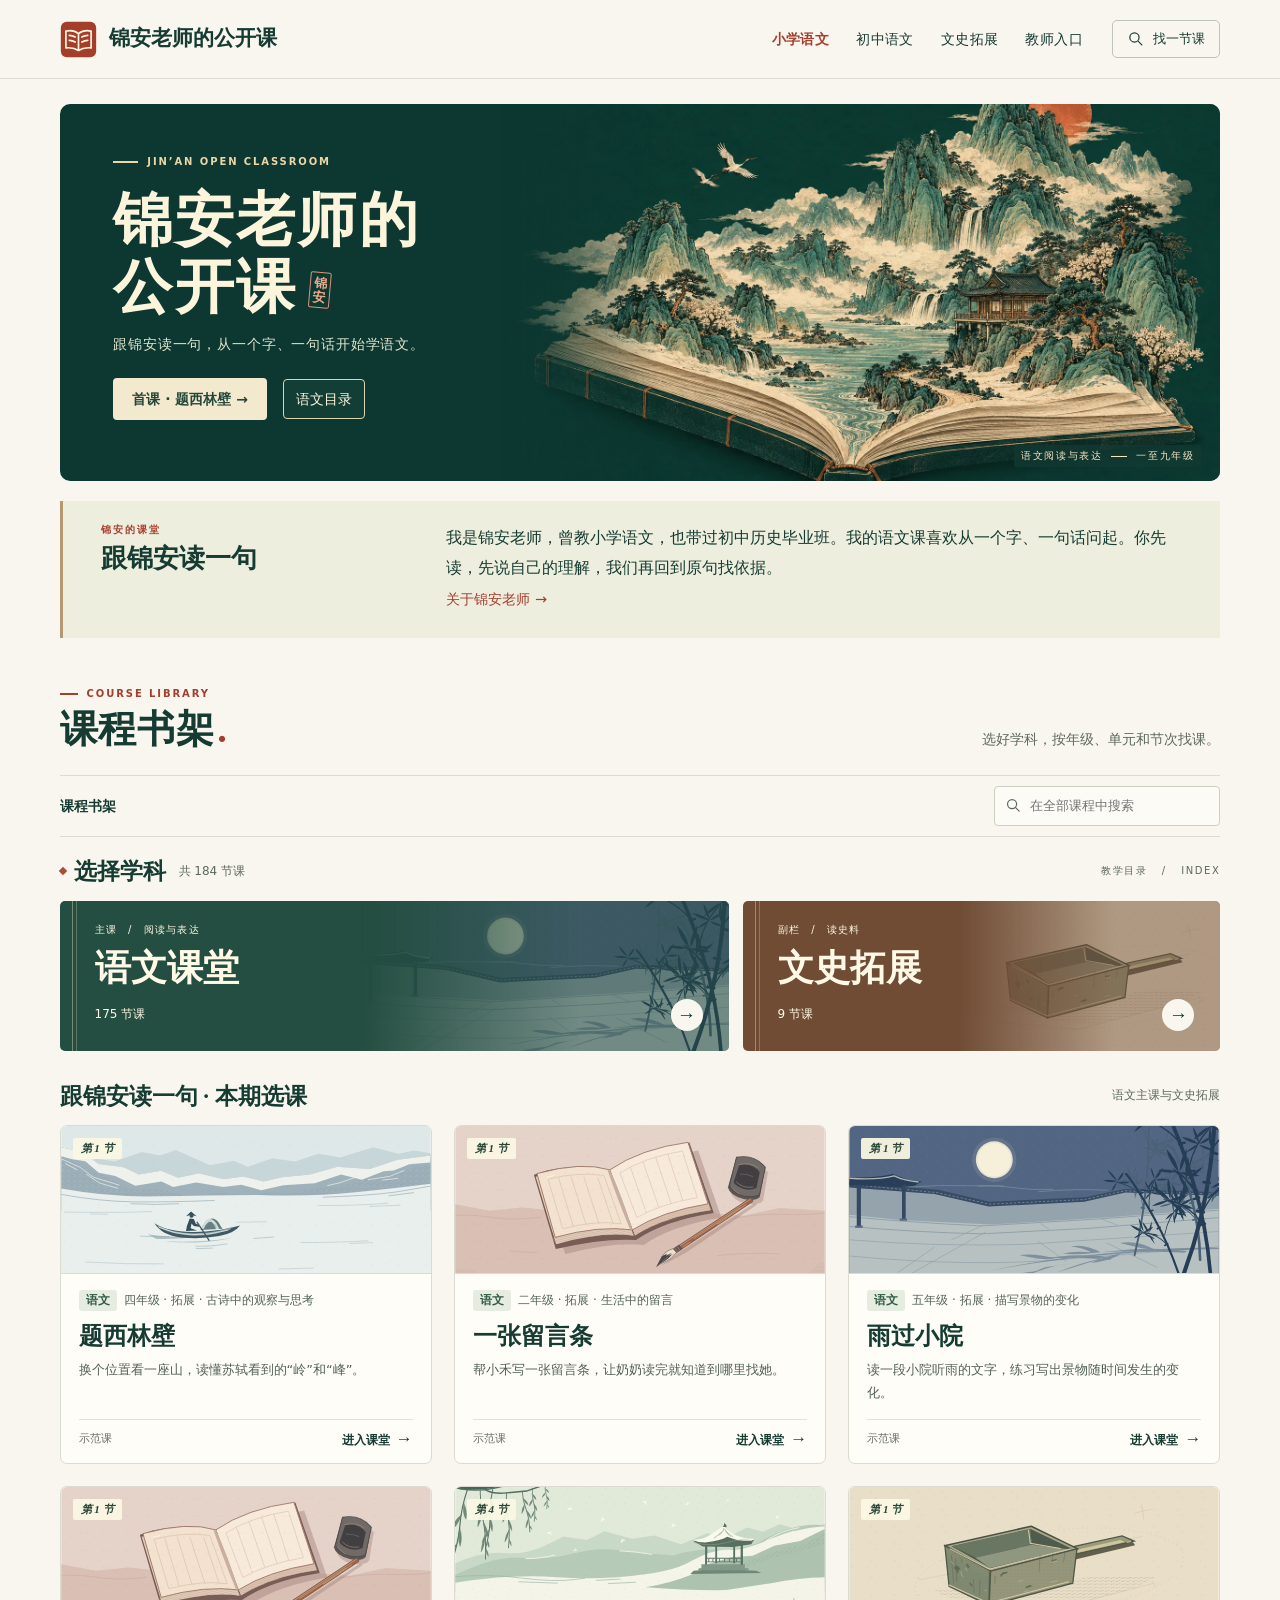
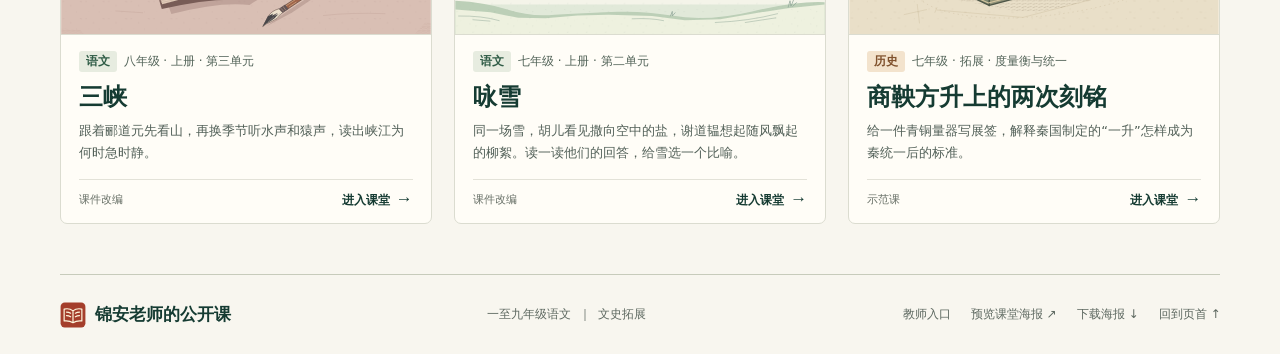
<file: index.html>
<!doctype html>
<html lang="zh-CN">
<head>
<meta charset="utf-8"><meta name="viewport" content="width=device-width, initial-scale=1">
<title>锦安老师的公开课 · 小学与初中语文互动课堂</title>
<meta name="referrer" content="no-referrer">
<meta http-equiv="Content-Security-Policy" content="default-src 'self'; base-uri 'none'; script-src 'self'; connect-src 'self'; media-src 'self' https:; object-src 'none'; form-action 'none'">
<meta name="description" content="一至九年级的小学与初中语文互动课堂，按学科、年级和单元找课，一起读课文、探史料、做练习。">
<link rel="icon" href="./assets/favicon.svg"><link rel="stylesheet" href="./style.css?v=github-json-1">
<script defer src="./catalog.js?v=catalog-order-1"></script><script defer src="./app.js?v=catalog-order-1"></script>
</head>
<body>
<a class="skip" href="#library">跳至课程书架</a>
<header class="masthead"><div class="wrap top">
<a class="brand" href="./index.html"><img src="./assets/favicon.svg" width="37" height="37" alt=""><span>锦安老师的公开课</span></a>
<nav aria-label="主导航"><a href="#library?subject=语文&stage=小学">小学语文</a><a href="#library?subject=语文&stage=初中">初中语文</a><a href="#library?subject=历史">文史拓展</a><a href="./teacher/">教师入口</a></nav>
<button class="find-course" type="button" id="find" aria-label="找一节课"><svg viewBox="0 0 24 24" aria-hidden="true"><circle cx="10.5" cy="10.5" r="6.5"/><path d="m16 16 5 5"/></svg><span>找一节课</span></button>
</div></header>
<main class="wrap">
<section class="hero" aria-labelledby="hero-title">
<div class="hero-art" role="img" aria-label="展开的书页上，青山、小亭与一轮朱红的太阳组成一幅山水木刻。"></div>
<div class="hero-copy"><div class="eyebrow hero-kicker"><i></i> JIN’AN OPEN CLASSROOM</div><h1 id="hero-title">锦安老师的<br><span>公开课</span><small aria-hidden="true">锦<br>安</small></h1>
<p>跟锦安读一句，从一个字、一句话开始学语文。</p><div class="hero-actions"><a id="first-course" class="hero-cta" href="#library">浏览课程书架 <span aria-hidden="true">→</span></a><a class="hero-library" href="#library?subject=语文">语文目录</a></div></div>
<div class="hero-foot"><span>语文阅读与表达</span><i></i><span>一至九年级</span></div>
</section>
<section class="teacher-note" aria-labelledby="teacher-title"><div><span class="eyebrow section-kicker">锦安的课堂</span><h2 id="teacher-title">跟锦安读一句</h2></div><div><p>我是锦安老师，曾教小学语文，也带过初中历史毕业班。我的语文课喜欢从一个字、一句话问起。你先读，先说自己的理解，我们再回到原句找依据。</p><button id="about-button" type="button">关于锦安老师 <span aria-hidden="true">→</span></button></div></section>
<section class="library" id="library" aria-labelledby="library-title">
<div class="shelf-header"><div><div class="eyebrow section-kicker"><i></i> COURSE LIBRARY</div><h2 id="library-title">课程书架<span class="title-dot">.</span></h2></div>
<p class="shelf-note">选好学科，按年级、单元和节次找课。</p></div>
<div id="catalog-status" class="catalog-status"><span id="catalog-message" role="status">正在读取课程书架……</span> <button id="catalog-retry" type="button" hidden>重新读取</button></div>
<div id="catalog-content" hidden>
<div class="shelf-tools">
<nav id="trail" class="trail" aria-label="课程目录路径"></nav>
<label class="search"><span class="sr">在全部课程中搜索</span><svg viewBox="0 0 24 24" aria-hidden="true"><circle cx="10" cy="10" r="6.4"/><path d="m15 15 5 5"/></svg><input type="search" id="query" placeholder="在全部课程中搜索" autocomplete="off"><button type="button" class="clear-query" id="clear-query" aria-label="清除搜索" hidden>×</button></label>
</div>
<div class="results-line"><div><span class="tiny-diamond"></span><h3 id="stage-title" tabindex="-1"></h3><span id="results" aria-live="polite"></span></div><span class="catalog-label">教学目录 &nbsp; / &nbsp; INDEX</span></div>
<div id="directory"></div>
<section id="featured" class="featured" aria-labelledby="featured-title" hidden><div class="results-line"><h3 id="featured-title">跟锦安读一句 · 本期选课</h3><span>语文主课与文史拓展</span></div><div id="featured-cards" class="cards"></div></section>
</div>
<noscript><p>请开启浏览器的 JavaScript，以浏览课程并使用互动练习。</p></noscript>
</section>
</main>
<footer><div class="wrap footer-inner"><div><img src="./assets/favicon.svg" width="26" height="26" alt="">锦安老师的公开课</div><span>一至九年级语文 &nbsp;｜&nbsp; 文史拓展</span><nav class="footer-links" aria-label="教师入口与课堂海报"><a href="./teacher/">教师入口</a><a href="./assets/classroom-poster.png" target="_blank" rel="noopener">预览课堂海报 ↗</a><a href="./assets/classroom-poster.png" download="锦安老师的公开课.png">下载海报 ↓</a><a href="#hero-title">回到页首 ↑</a></nav></div></footer>
<dialog id="about"><form method="dialog"><button aria-label="关闭关于锦安老师">×</button></form><div class="eyebrow section-kicker">ABOUT THE CLASSROOM</div><h2>关于锦安老师</h2><p>我有小学教师资格证，中小学二级教师职称，普通话二级甲等。带孩子读古诗，我往往先问“你看见什么”，再请他指出诗中对应的字。这样，学生说出的理由也能成为我们继续讨论的起点。</p><p><strong>课件改编</strong>保留原课件的教学重点，搭配互动探究与随堂练习。<strong>示范课</strong>用于补充学习活动，小学历史按启蒙拓展编排。</p><p>随堂练习可以反复尝试。回忆卡的草稿和答题结果只留在当前页面，关掉课堂就会清除。</p></dialog>
</body></html>
</file>
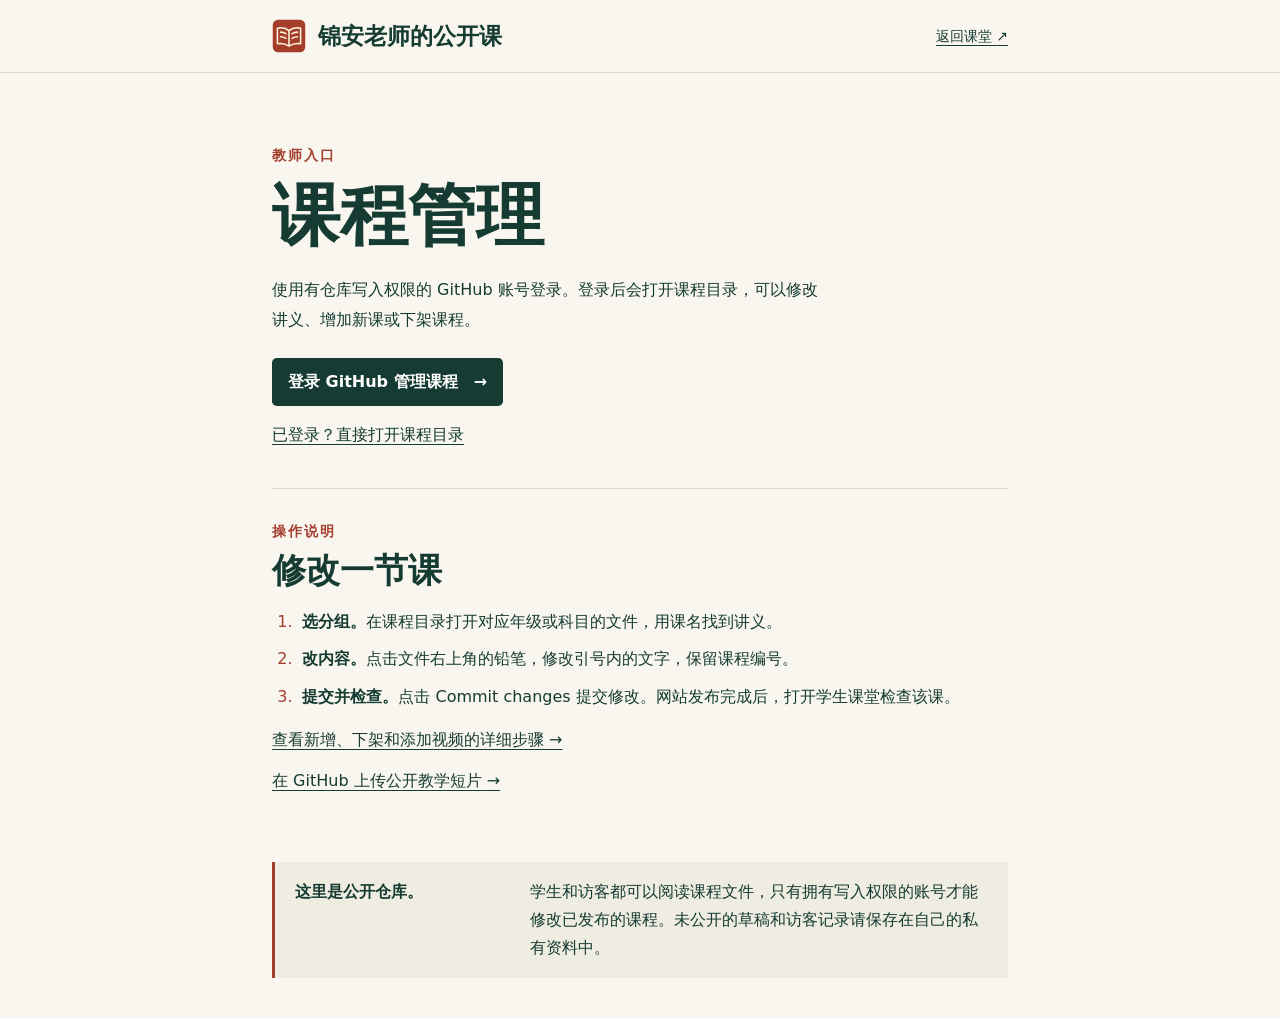
<file: teacher/index.html>
<!doctype html>
<html lang="zh-CN">
<head>
  <meta charset="utf-8">
  <meta name="viewport" content="width=device-width, initial-scale=1">
  <meta name="referrer" content="no-referrer">
  <meta name="robots" content="noindex, nofollow">
  <meta name="theme-color" content="#153b32">
  <meta http-equiv="Content-Security-Policy" content="default-src 'none'; style-src 'self'; img-src 'self'; base-uri 'none'; form-action 'none'">
  <title>教师入口 · 锦安老师的公开课</title>
  <link rel="icon" href="../assets/favicon.svg" type="image/svg+xml">
  <link rel="stylesheet" href="../style.css">
  <link rel="stylesheet" href="./teacher.css">
</head>
<body>
  <header class="masthead">
    <div class="teacher-wrap teacher-header">
      <a class="brand" href="../index.html"><img src="../assets/favicon.svg" alt="" width="34" height="34">锦安老师的公开课</a>
      <a class="back-link" href="../index.html">返回课堂 <span aria-hidden="true">↗</span></a>
    </div>
  </header>
  <main class="teacher-wrap">
    <section class="teacher-intro" aria-labelledby="teacher-title">
      <p class="section-label">教师入口</p>
      <h1 id="teacher-title">课程管理</h1>
      <p>使用有仓库写入权限的 GitHub 账号登录。登录后会打开课程目录，可以修改讲义、增加新课或下架课程。</p>
      <a class="login-link" href="https://github.com/login?return_to=%2Ffengxy0725%2Fjinan-classroom%2Ftree%2Fmain%2Fcourses">登录 GitHub 管理课程 <span aria-hidden="true">→</span></a>
      <a class="direct-link" href="https://github.com/fengxy0725/jinan-classroom/tree/main/courses">已登录？直接打开课程目录</a>
    </section>
    <section class="teacher-guide" aria-labelledby="guide-title">
      <p class="section-label">操作说明</p>
      <h2 id="guide-title">修改一节课</h2>
      <ol>
        <li><strong>选分组。</strong>在课程目录打开对应年级或科目的文件，用课名找到讲义。</li>
        <li><strong>改内容。</strong>点击文件右上角的铅笔，修改引号内的文字，保留课程编号。</li>
        <li><strong>提交并检查。</strong>点击 <span lang="en">Commit changes</span> 提交修改。网站发布完成后，打开学生课堂检查该课。</li>
      </ol>
      <a class="guide-link" href="https://github.com/fengxy0725/jinan-classroom/blob/main/teacher/README.md">查看新增、下架和添加视频的详细步骤 <span aria-hidden="true">→</span></a>
      <p><a class="guide-link" href="https://github.com/fengxy0725/jinan-classroom/upload/main/videos">在 GitHub 上传公开教学短片 <span aria-hidden="true">→</span></a></p>
    </section>
    <aside class="teacher-note">
      <strong>这里是公开仓库。</strong> 学生和访客都可以阅读课程文件，只有拥有写入权限的账号才能修改已发布的课程。未公开的草稿和访客记录请保存在自己的私有资料中。
    </aside>
  </main>
</body>
</html>
</file>
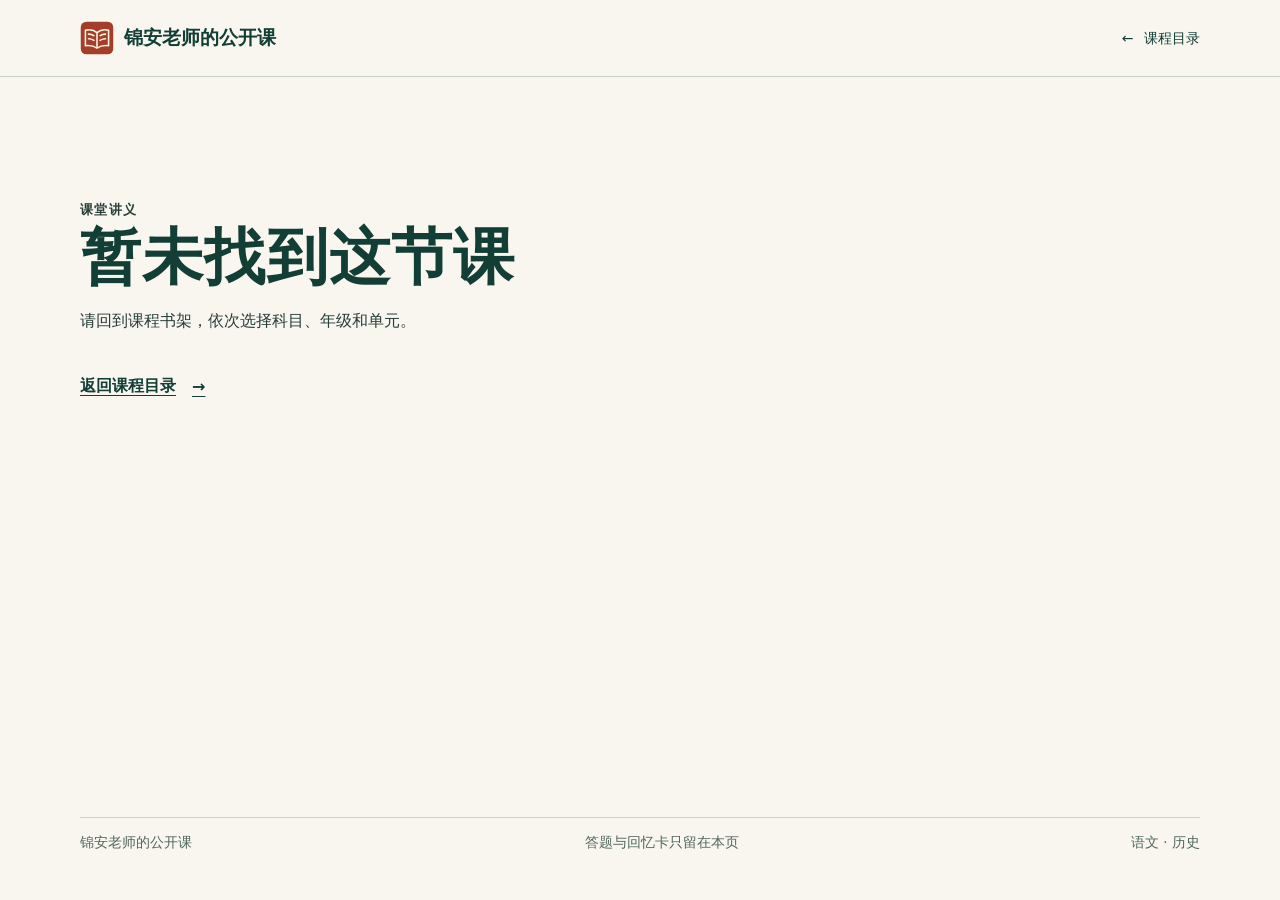
<file: lesson.html>
<!doctype html>
<html lang="zh-CN">
<head>
  <meta charset="utf-8">
  <meta name="viewport" content="width=device-width, initial-scale=1">
  <meta name="referrer" content="no-referrer">
  <meta http-equiv="Content-Security-Policy" content="default-src 'self'; base-uri 'none'; script-src 'self'; connect-src 'self'; media-src 'self' https:; object-src 'none'; form-action 'none'">
  <meta name="theme-color" content="#123e36">
  <title>课堂讲义 · 锦安老师的公开课</title>
  <link rel="icon" href="./assets/favicon.svg" type="image/svg+xml">
  <link rel="stylesheet" href="./lesson.css?v=github-json-1">
  <script defer src="./catalog.js?v=catalog-order-1"></script>
  <script defer src="./lesson.js?v=catalog-order-1"></script>
</head>
<body>
  <a class="skip-link" href="#content">跳到讲义正文</a>
  <header class="masthead">
    <div class="masthead-inner">
      <a class="brand" href="./index.html">
        <img src="./assets/favicon.svg" alt="" width="34" height="34">
        <span>锦安老师的公开课</span>
      </a>
      <a class="return-link" href="./index.html#library" data-return-unit><span aria-hidden="true">←</span> 课程目录</a>
    </div>
  </header>
  <main class="page" id="content" tabindex="-1">
    <noscript><p>请开启浏览器的 JavaScript 来阅读互动讲义。</p><a href="./index.html#library">返回课程目录</a></noscript>
    <div id="catalog-status" class="catalog-status"><span id="catalog-message" role="status">正在读取课程书架……</span> <button id="catalog-retry" type="button" hidden>重新读取</button></div>
    <article id="lesson" hidden>
      <header class="cover">
        <div class="cover-line"><span>课堂讲义</span><span lang="en">CLASS NOTES</span></div>
        <div class="cover-text">
          <p class="grade-label" id="metadata"></p>
          <h1 id="title"></h1>
          <p class="summary" id="summary"></p>
        </div>
        <div class="cover-foot"><span id="genre"></span><span id="type"></span></div>
      </header>
      <section id="video-section" class="lesson-video" aria-labelledby="video-title" hidden>
        <div class="video-heading"><span>课堂视频</span><h2 id="video-title"></h2></div>
        <video id="lesson-video" controls playsinline preload="none" aria-labelledby="video-title"></video>
        <p id="video-error" role="status" hidden>暂时无法播放这段视频。你可以继续阅读本页讲义。<button id="video-retry" type="button" class="video-retry" hidden>重试播放</button></p>
        <details id="transcript-panel" hidden><summary>查看视频文字稿</summary><p id="transcript-text"></p></details>
      </section>
      <div class="spread">
        <nav class="contents" aria-label="本课目录">
          <p class="contents-title">本课目录</p>
          <ol>
            <li><a href="#warmup"><span>01</span> 课前一问</a></li>
            <li><a href="#reading"><span>02</span> 一起读</a></li>
            <li><a href="#explore"><span>03</span> 点一点</a></li>
            <li><a href="#practice"><span>04</span> 试一试</a></li>
            <li><a href="#recall"><span>05</span> 回忆卡</a></li>
          </ol>
        </nav>
        <div class="body-copy">
          <section id="warmup">
            <div class="section-head"><span>01</span><h2>课前一问</h2></div>
            <p class="question-intro" id="warmup-text"></p>
          </section>
          <section id="reading">
            <div class="section-head"><span>02</span><h2>一起读</h2></div>
            <details id="sessions" class="session-guide" hidden>
              <summary>分课时学习重点</summary>
              <ol id="session-list"></ol>
            </details>
            <div id="focus"></div>
          </section>
          <section id="explore">
            <div class="section-head"><span>03</span><h2>点一点</h2></div>
            <p id="activity-prompt"></p>
            <div class="choice-row" id="activity-choices" role="group" aria-label="探究内容"></div>
            <div class="reveal" id="activity-detail" role="status" aria-live="polite">选一项，看看里面有什么。</div>
          </section>
          <section id="practice">
            <div class="section-head"><span>04</span><h2>试一试</h2></div>
            <p class="exercise-intro">先想一想，再选择答案。每题都可以重新作答。</p>
            <div id="questions"></div>
            <p class="score" id="score" aria-live="polite"></p>
          </section>
          <section id="recall" aria-labelledby="recall-title">
            <div class="section-head"><span>05</span><h2 id="recall-title">合上讲义 · 回忆卡</h2></div>
            <p>先不看讲义。读卡上的提示，用自己的话讲给同桌听，也可以写在这里。翻开后，对照一下你记住了什么。</p>
            <div class="recall-panel">
              <div class="recall-bar"><span id="recall-progress" role="status"></span><button type="button" id="recall-reset" class="recall-reset">从头练习</button></div>
              <h3 id="recall-prompt" tabindex="-1"></h3>
              <div id="recall-card">
                <label for="recall-draft">我的解释（可以只口述）</label>
                <textarea id="recall-draft" autocomplete="off" rows="3" placeholder="我记得……课文里的依据是……"></textarea>
                <button type="button" id="recall-flip" class="recall-primary" aria-controls="recall-back" aria-expanded="false">翻开讲解</button>
                <div id="recall-back" class="recall-back" hidden>
                  <h4 tabindex="-1" id="recall-back-title">讲义里的解释</h4>
                  <p id="recall-explanation"></p>
                  <div class="recall-actions" role="group" aria-label="自评这张卡">
                    <button type="button" id="recall-mastered" class="recall-primary">已掌握</button>
                    <button type="button" id="recall-again" class="recall-secondary">再练一次</button>
                  </div>
                </div>
              </div>
              <p class="recall-note">草稿和自评进度仅在当前页面保留。</p>
            </div>
          </section>
          <footer class="lesson-footer">
            <a class="back-to-library" href="./index.html#library" data-return-unit>返回本单元 <span aria-hidden="true">→</span></a>
            <a class="next-lesson" id="next-lesson" hidden></a>
            <a class="next-lesson" id="series-next" hidden></a>
          </footer>
        </div>
      </div>
    </article>
    <div class="not-found" id="not-found" hidden>
      <span class="grade-label">课堂讲义</span>
      <h1>暂未找到这节课</h1>
      <p>请回到课程书架，依次选择科目、年级和单元。</p>
      <a class="back-to-library" href="./index.html#library">返回课程目录 <span aria-hidden="true">→</span></a>
    </div>
  </main>
  <footer class="site-footer"><span>锦安老师的公开课</span><span>答题与回忆卡只留在本页</span><span>语文 · 历史</span></footer>
</body>
</html>
</file>
<file: style.css>
:root{--ink:#153b32;--muted:#5d6860;--paper:#f8f6ef;--clay:#a43f2e;--line:#dbdcd0;--serif:"Songti SC","STSong","Noto Serif CJK SC","Source Han Serif SC","SimSun",serif;--sans:"PingFang SC","Microsoft YaHei","Noto Sans CJK SC",system-ui,sans-serif}
*{box-sizing:border-box}
html{scroll-behavior:smooth;scroll-padding-top:18px}
body{margin:0;background:var(--paper);color:var(--ink);font-family:var(--sans);line-height:1.6;-webkit-font-smoothing:antialiased}
button,input,select{font:inherit;color:inherit}button,a,select{touch-action:manipulation}button{cursor:pointer}a{color:inherit;text-decoration:none}button:focus-visible,select:focus-visible,input:focus-visible,a:focus-visible{outline:3px solid #c87336;outline-offset:3px}
.wrap{width:min(1320px,calc(100% - clamp(36px,9.3vw,156px)));margin-inline:auto}
.sr,.skip:not(:focus){position:absolute;width:1px;height:1px;overflow:hidden;clip-path:inset(50%);white-space:nowrap}.skip:focus{position:absolute;z-index:9;background:white;padding:12px}
.masthead{border-bottom:1px solid var(--line);background:var(--paper)}.top{height:78px;display:flex;align-items:center;gap:clamp(20px,5vw,95px)}.brand{display:inline-flex;align-items:center;gap:12px;font:700 clamp(19px,1.65vw,25px)/1.3 var(--serif);white-space:nowrap}.brand img{border-radius:6px}.top nav{display:flex;align-items:center;height:100%;gap:32px;margin-left:auto}.top nav>*{position:relative;display:grid;align-items:center;height:100%;font-size:14px;letter-spacing:.03em}.top nav button{padding:0;background:none;border:0}.top nav .nav-home{color:var(--clay);font-weight:650}.nav-home:after{position:absolute;content:"";height:2px;background:var(--clay);bottom:16px;left:1px;right:1px}.top nav a:hover,.top nav button:hover{color:var(--clay)}
.find-course{display:inline-flex;gap:9px;align-items:center;border:1px solid #bec4b9;border-radius:5px;padding:8px 14px;font-size:13px;font-weight:550;background:transparent}.find-course:hover{background:#eaece1}svg{display:block}.find-course svg,.search svg{width:17px;height:17px;fill:none;stroke:currentColor;stroke-width:1.7;stroke-linecap:round}
.hero{isolation:isolate;position:relative;overflow:hidden;margin-top:25px;background:#0d3731;color:#fcf5dc;min-height:clamp(377px,28vw,430px);border-radius:10px;display:flex;align-items:center}.hero-art{position:absolute;z-index:-1;inset:0 0 0 auto;width:62%;background:url('./assets/book-landscape.webp') center 54% /cover no-repeat;mask-image:linear-gradient(90deg,transparent 0%,#000 22%,#000 100%)}.hero-copy{padding:38px 0 48px clamp(30px,4.2vw,69px);width:54%}.eyebrow{font:600 10px/1.4 var(--sans);letter-spacing:.19em;display:flex;align-items:center;gap:9px}.eyebrow i{height:1.5px;width:25px;background:currentColor;display:inline-block}.hero-kicker{color:#ebd6a8}.hero h1{font:700 clamp(53px,4.6vw,80px)/1.14 var(--serif);margin:18px 0 12px;letter-spacing:.04em}.hero h1 small{display:inline-block;vertical-align:middle;transform:rotate(5deg) translateY(-4px);font:600 13px/1.04 var(--serif);text-align:center;padding:4px 3px 3px;border:1.5px solid #dc957c;color:#edab8d;margin-left:12px;letter-spacing:.02em;border-radius:2px}.hero-copy p{font-size:clamp(14px,1.08vw,17px);color:#e0e6ce;letter-spacing:.06em;margin:0 0 22px}.hero-cta{display:inline-flex;align-items:center;gap:21px;padding:10px 19px;background:#f3e9ce;color:#234638;border-radius:4px;font-weight:650;font-size:14px}.hero-cta span{font-size:18px;line-height:1}.hero-cta:hover{background:#fff7dd}.hero-foot{position:absolute;bottom:14px;right:19px;color:#f5e7c3;display:flex;align-items:center;gap:9px;font-size:10px;letter-spacing:.16em;background:#123a33ba;padding:3px 7px;border-radius:2px}.hero-foot i{height:1px;width:16px;background:currentColor}
.library{padding:clamp(35px,3.8vw,64px) 0 50px}.shelf-header{display:flex;justify-content:space-between;align-items:end;gap:20px}.section-kicker{color:var(--clay)}.section-kicker i{width:18px}.shelf-header h2,#about h2{margin:4px 0 0;font:700 clamp(33px,3vw,49px)/1.3 var(--serif);letter-spacing:.025em}.title-dot{color:var(--clay);margin-left:2px}.shelf-note{color:var(--muted);font-size:14px;margin:0 0 5px}.search{border:1px solid #cccfc1;background:#fcfbf6;border-radius:4px;font-size:13px}.search{display:flex;align-items:center;gap:8px;padding-inline:10px;color:var(--muted)}.search input{border:0;background:transparent;width:140px;min-width:0;padding:0}.results-line{margin:17px 0 12px;display:flex;align-items:center;justify-content:space-between;font-size:12px;color:var(--muted)}.results-line>div{display:flex;align-items:center;gap:8px}.tiny-diamond{width:6px;height:6px;background:#a84c3b;transform:rotate(45deg)}.catalog-label{font-size:10px;letter-spacing:.16em}
.cards{display:grid;grid-template-columns:repeat(3,minmax(0,1fr));gap:22px}.card{display:flex;flex-direction:column;text-decoration:none;overflow:hidden;background:#fffdf7;border:1px solid var(--line);border-radius:7px;transition:transform .16s,border-color .16s}.card:hover{transform:translateY(-3px);border-color:#98a99a}.cover{position:relative;border-bottom:1px solid var(--line);overflow:hidden;aspect-ratio:16/6.4}.cover img{display:block;width:100%;height:100%;object-fit:cover}.cover-index{position:absolute;top:12px;left:12px;font:600 11px/1.2 Georgia,serif;font-style:italic;color:#274536;background:#fbf8e4ef;padding:4px 8px;border-radius:2px}.card-body{display:flex;flex:1;flex-direction:column;padding:16px 18px 13px}.tagline{display:flex;gap:7px;align-items:center;font-size:12px;color:#526358}.subject-tag{color:#2f5c46;background:#e7ece0;border-radius:3px;padding:1px 7px;font-weight:650}.subject-tag.history{background:#f3e3cd;color:#80522e}.card h3{font:700 clamp(22px,1.85vw,28px)/1.42 var(--serif);margin:9px 0 5px}.card p{font-size:13px;line-height:1.75;margin:0 0 14px;color:#526058;display:-webkit-box;-webkit-line-clamp:2;-webkit-box-orient:vertical;overflow:hidden}.card-foot{margin-top:auto;display:flex;align-items:center;justify-content:space-between;border-top:1px solid #e3e2d8;padding-top:9px;font-size:11px;color:#687067}.card-foot b{color:var(--ink);font-size:12px}.card-foot b span{margin-left:6px;font:17px Georgia,serif}.empty{grid-column:1/-1;text-align:center;padding:36px 12px;border-block:1px solid var(--line)}.empty h3{font:700 24px var(--serif);margin:0}.empty p{font-size:14px}.footer-inner{border-top:1px solid #c7cbbb;min-height:80px;display:flex;align-items:center;gap:18px;justify-content:space-between}.footer-inner>div{display:flex;align-items:center;gap:9px;font:700 17px var(--serif)}.footer-inner>span,.footer-inner>a{color:var(--muted);font-size:12px}
dialog{max-width:min(460px,calc(100% - 30px));padding:33px 28px 23px;background:var(--paper);border:1px solid var(--line);border-radius:8px;color:var(--ink)}dialog::backdrop{background:#12342fc2}dialog form{float:right}dialog button{font-size:26px;line-height:1;background:transparent;border:0}dialog p{font-size:15px;line-height:1.85}dialog strong{color:var(--clay)}
@media(max-width:900px){.top{gap:20px}.top nav{gap:19px}.hero-copy{width:55%}.cards{gap:14px}.card-body{padding-inline:12px}.hero-art{width:59%}.hero{min-height:345px}.wrap{width:calc(100% - 44px)}}
@media(max-width:680px){.wrap{width:calc(100% - 28px)}.top{height:62px;gap:10px}.brand{gap:8px;font-size:19px}.brand img{width:30px;height:30px}.top nav{gap:0}.top nav>a{display:none}.top nav button{font-size:12px}.find-course{border:0;padding:8px 2px}.find-course span{display:none}.find-course svg{width:20px;height:20px}.hero{margin-top:14px;min-height:0;display:block}.hero-art{width:100%;inset:0;left:0;height:100%;background-size:auto 74%;background-position:calc(100% + 65px) bottom;mask-image:linear-gradient(160deg,transparent 8%,#000 57%)}.hero-copy{width:100%;padding:24px 22px 104px}.hero h1{font-size:49px;margin:13px 0 9px}.hero-copy p{font-size:13px;max-width:215px;line-height:1.65;text-shadow:0 1px 4px #0d3731}.hero-kicker{font-size:8px;letter-spacing:.14em}.hero-cta{font-size:12px;gap:13px;padding:8px 12px}.hero-foot{bottom:8px;right:8px;font-size:8px}.library{padding-top:29px}.shelf-header{align-items:start}.shelf-note{display:none}.cards{grid-template-columns:repeat(2,minmax(0,1fr));gap:12px}.cover{aspect-ratio:16/8}.card h3{font-size:20px}.card p{font-size:12px}.card-foot{font-size:10px}.card-foot b{font-size:11px}.footer-inner{flex-wrap:wrap;justify-content:space-between;gap:8px;padding-block:18px}.footer-inner>span{display:none}}
@media(max-width:440px){.cards{grid-template-columns:1fr}.cover{aspect-ratio:16/6}.card-body{padding-inline:16px}.hero-art{background-size:auto 68%;background-position:calc(100% + 55px) bottom}.hero-copy{padding-bottom:116px}}
@media(prefers-reduced-motion:reduce){html{scroll-behavior:auto}*{transition:none!important}}
.shelf-tools {
  margin-top: 20px;
  padding: 10px 0;
  border-block: 1px solid var(--line);
  display: flex;
  align-items: center;
  justify-content: space-between;
  gap: 16px;
}
.trail ol { display: flex; flex-wrap: wrap; align-items: baseline; gap: 2px 8px; list-style: none; margin: 0; padding: 0; }
.trail li { display: flex; align-items: baseline; gap: 8px; font-size: 14px; }
.trail li + li::before { content: "/"; color: #8b998d; }
.trail a { display: inline-flex; align-items: center; min-height: 34px; color: var(--muted); text-decoration: underline; text-underline-offset: 4px; }
.trail a:hover, .footer-links a:hover { color: var(--clay); }
.trail [aria-current] { font-weight: 650; }
.search { min-height: 40px; flex: 0 0 auto; }
.search input { width: clamp(130px, 14vw, 230px); min-height: 36px; }
.search input::-webkit-search-cancel-button { display: none; }
.clear-query { background: none; border: 0; font-size: 20px; line-height: 1; min-width: 30px; min-height: 36px; }
.results-line h3 { margin: 0; color: var(--ink); font: 700 clamp(19px, 1.8vw, 25px)/1.5 var(--serif); }
.results-line h3:focus { outline: none; }
#results { padding-left: 5px; }
.subject-books, .grade-grid, .unit-grid { display: grid; gap: 14px; }
.subject-books { grid-template-columns: repeat(2, minmax(0, 1fr)); }
.grade-grid, .unit-grid { grid-template-columns: repeat(3, minmax(0, 1fr)); }
.shelf-option {
  position: relative;
  display: flex;
  flex-direction: column;
  gap: .36rem;
  justify-content: center;
  min-width: 0;
  padding: 14px 20px;
  border: 1px solid var(--line);
  border-radius: 5px;
  background: #fffdf6;
}
.shelf-option:hover { border-color: #829382; }
.option-title { font: 700 clamp(19px, 1.7vw, 26px)/1.4 var(--serif); overflow-wrap: anywhere; }
.option-foot { display: flex; align-items: center; justify-content: space-between; gap: .5rem; color: var(--muted); font-size: 12px; }
.option-arrow { font: 400 19px/1 Georgia, serif; }
.subject-books .shelf-option {
  isolation: isolate;
  overflow: hidden;
  min-height: 150px;
  padding: 18px 26px 16px 35px;
  color: #fff9e6;
  border: 0;
  background: #244e41;
}
.subject-books .history-book { background: #704c35; }
.subject-books .shelf-option::before {
  content: ""; position: absolute; z-index: -1; inset: 0 0 0 45%; pointer-events: none;
  background: url('./assets/covers/moon.svg') center / cover; opacity: .53;
  mask-image: linear-gradient(90deg, transparent, #000 60%);
}
.subject-books .history-book::before { background-image: url('./assets/covers/history.svg'); }
.subject-books .shelf-option::after {
  content: ""; position: absolute; top: 0; bottom: 0; left: 12px; pointer-events: none;
  border-left: 1px solid #f3e4bf66; border-right: 1px solid #f3e4bf44; width: 3px;
}
.subject-books .option-title { font-size: clamp(28px, 2.8vw, 42px); }
.option-overline { font: 500 10px/1.5 var(--sans); letter-spacing: .12em; }
.subject-books .option-foot { color: #fff9e6; }
.subject-books .option-arrow { display: grid; place-items: center; background: var(--paper); color: var(--ink); width: 32px; height: 32px; border-radius: 50%; }
.term-group h4 { display: flex; align-items: center; gap: 10px; margin: 18px 0 8px; font: 650 14px/1.6 var(--sans); color: var(--muted); }
.term-group h4::after { content: ""; height: 1px; flex: 1; background: var(--line); }
.featured { margin-top: 28px; }
.empty h4 { font: 700 23px var(--serif); margin: 0; }
.text-link { display: inline-flex; align-items: center; min-height: 40px; text-decoration: underline; text-underline-offset: .22em; }
.footer-links { display: flex; flex-wrap: wrap; align-items: center; gap: 8px 20px; font-size: 12px; color: var(--muted); }
.footer-links a { display: inline-flex; align-items: center; min-height: 44px; }
@media (max-width: 680px) {
  .shelf-tools { margin-top: 12px; flex-wrap: wrap; gap: 4px; }
  .search { width: 100%; }
  .search input { flex: 1; width: auto; }
  .grade-grid, .unit-grid { grid-template-columns: repeat(2, minmax(0, 1fr)); }
  .subject-books, .grade-grid, .unit-grid { gap: 9px; }
  .subject-books .shelf-option { padding: 15px 12px 13px 22px; min-height: 122px; }
  .subject-books .shelf-option::after { left: 7px; }
  .option-overline { font-size: 9px; letter-spacing: .03em; }
  .subject-books .option-arrow { width: 24px; height: 24px; }
  .option-foot { font-size: 11px; }
  .catalog-label { display: none; }
  .shelf-option { padding: 12px 14px; }
  .trail li { font-size: 13px; }
  .trail a, .clear-query, .search input { min-height: 44px; }
  .unit-grid { grid-template-columns: 1fr; }
}


.top { gap: clamp(12px, 2.3vw, 35px); }
.top nav { gap: clamp(12px, 2.1vw, 30px); }
.top nav a:first-child { color: var(--clay); font-weight: 650; }
.hero-actions { display: flex; gap: 1rem; align-items: center; flex-wrap: wrap; }
.hero-library { padding: 8px 12px; border: 1px solid #d8d7b1; border-radius: 4px; background: #123e36; color: #fff7dd; font-size: .88rem; }
.hero-library:hover { background: #234e40; }
.teacher-note { display: grid; grid-template-columns: minmax(135px, .8fr) minmax(0, 2fr); gap: clamp(20px, 4vw, 60px); align-items: start; padding: 22px clamp(18px, 3vw, 42px); margin: 20px 0 0; border-left: 3px solid #b49870; background: #edeede; }
.teacher-note h2 { font: 700 clamp(22px, 2vw, 29px)/1.4 var(--serif); margin: .25rem 0 0; }
.teacher-note p { margin: 0; line-height: 1.85; }
.teacher-note button { background: none; border: 0; color: var(--clay); font: inherit; font-size: .9rem; padding: .35rem 0; text-underline-offset: .27em; }
.teacher-note button:hover { text-decoration: underline; }
.subject-books { grid-template-columns: minmax(0, 1.4fr) minmax(0, 1fr); }
.catalog-status { margin: 18px 0; color: var(--muted); }
.catalog-status button { font: inherit; padding: .35rem .8rem; min-height: 44px; border-radius: 4px; border: 1px solid var(--ink); background: var(--paper); }
@media (max-width: 760px) {
  .top { flex-wrap: wrap; height: auto; padding-top: 11px; gap: 4px 10px; }
  .top nav { flex-basis: 100%; order: 3; justify-content: flex-start; gap: clamp(10px, 4vw, 22px); height: 44px; margin: 0; }
  .top nav a { display: inline-flex; align-items: center; font-size: .86rem; }
  .find-course { margin-left: auto; }
  .teacher-note { padding: 15px; grid-template-columns: 1fr; gap: 8px; }
  .teacher-note p { font-size: .94rem; }
  .subject-books { grid-template-columns: repeat(2, minmax(0, 1fr)); }
  .subject-books .option-title { font-size: clamp(1.3rem, 5.6vw, 1.8rem); }
}
</file>
<file: teacher/teacher.css>
.teacher-wrap {
  width: min(46rem, calc(100% - 2.5rem));
  margin-inline: auto;
}
.teacher-header {
  display: flex;
  align-items: center;
  justify-content: space-between;
  gap: .75rem;
  min-height: 4.5rem;
}
.teacher-header .brand {
  font-size: clamp(1rem, 4vw, 1.45rem);
}
.back-link, .direct-link, .guide-link {
  text-decoration: underline;
  text-underline-offset: .25em;
}
.back-link {
  flex-shrink: 0;
  font-size: .875rem;
}
.teacher-intro {
  padding-block: clamp(2.5rem, 7vw, 4.5rem) 2.5rem;
  border-bottom: 1px solid var(--line);
}
.section-label {
  color: var(--clay);
  font-size: .85rem;
  font-weight: 650;
  letter-spacing: .14em;
  margin: 0;
}
.teacher-intro h1, .teacher-guide h2 {
  font-family: var(--serif);
  line-height: 1.25;
  margin: .45rem 0 1rem;
}
.teacher-intro h1 { font-size: clamp(2.5rem, 9vw, 4.25rem); }
.teacher-guide h2 { font-size: clamp(1.6rem, 5vw, 2.1rem); }
.teacher-intro > p:not(.section-label) {
  max-width: 35em;
  line-height: 1.85;
}
.login-link {
  display: flex;
  width: fit-content;
  align-items: center;
  gap: 1rem;
  margin-top: 1.5rem;
  padding: .7rem 1rem;
  border-radius: .3rem;
  background: var(--ink);
  color: white;
  font-weight: 600;
}
.login-link:hover { background: #234f43; }
.direct-link {
  display: inline-block;
  margin-top: 1rem;
}
.teacher-guide { padding-block: 2rem; }
.teacher-guide ol {
  padding-left: 1.6rem;
  margin-block: 1rem;
}
.teacher-guide li {
  padding-left: .3rem;
  margin-block: .6rem;
  line-height: 1.75;
}
.teacher-guide li::marker { color: var(--clay); }
.teacher-note {
  padding: 1rem 1.25rem;
  border-left: .2rem solid var(--clay);
  background: #efece1;
  line-height: 1.75;
  margin-bottom: 2.5rem;
}
@media (max-width: 24rem) {
  .teacher-wrap { width: calc(100% - 2rem); }
  .teacher-header .brand { gap: .45rem; }
  .teacher-header .brand img { width: 28px; height: 28px; }
}
</file>
<file: lesson.css>
:root {
  color-scheme: light;
  --ink: #123e36;
  --paper: #f8f6ef;
  --text: #273d36;
  --muted: #52675e;
  --rule: #c8d0c4;
  --clay: #9a4934;
  --serif: "Songti SC", "Noto Serif CJK SC", "Source Han Serif SC", SimSun, serif;
  --sans: "PingFang SC", "Microsoft YaHei", system-ui, sans-serif;
}
* { box-sizing: border-box; }
[hidden] { display: none !important; }
html { scroll-padding-top: 1.2rem; }
body { margin: 0; background: var(--paper); color: var(--text); font-family: var(--sans); }
a { color: var(--ink); text-underline-offset: .24em; }
button { font: inherit; color: inherit; cursor: pointer; }
:focus-visible { outline: 3px solid #ae5e35; outline-offset: 4px; }
.skip-link { position: absolute; top: 0; left: 1rem; transform: translateY(-120%); z-index: 3; padding: .75rem; background: white; }
.skip-link:focus { transform: none; }
.masthead { border-bottom: 1px solid var(--rule); }
.masthead-inner, .page, .site-footer { width: min(1120px, calc(100% - 80px)); margin-inline: auto; }
.masthead-inner, .site-footer { display: flex; justify-content: space-between; align-items: center; gap: 1rem; }
.masthead-inner { min-height: 76px; }
.brand, .return-link { display: inline-flex; align-items: center; gap: .65rem; text-decoration: none; }
.brand { font-family: var(--serif); font-weight: 700; font-size: 1.18rem; }
.brand img { border-radius: 7px; }
.return-link { font-size: .88rem; min-height: 44px; }
.return-link:hover, .contents a:hover, .back-to-library:hover { color: var(--clay); }
.page { padding: 32px 0 64px; min-height: calc(100vh - 160px); }
.cover { position: relative; isolation: isolate; overflow: hidden; color: #fcf9eb; background: var(--ink); padding: 25px clamp(24px, 5vw, 66px) 20px; }
.cover::after { content: ""; position: absolute; z-index: -1; pointer-events: none; width: 21rem; height: 21rem; top: -8rem; right: -7rem; border: 1px solid #f5f0cf2b; border-radius: 50%; box-shadow: 0 0 0 18px #123e36, 0 0 0 19px #f5f0cf23, 0 0 0 40px #123e36, 0 0 0 41px #f5f0cf18; }
.cover-line, .cover-foot { display: flex; align-items: baseline; justify-content: space-between; gap: 1rem; font-size: .8rem; letter-spacing: .12em; color: #e2e6cd; }
.cover-line { border-bottom: 1px solid #e9ebd152; padding-bottom: .65rem; }
.cover-line [lang] { font-family: Georgia, serif; font-size: .72rem; letter-spacing: .2em; }
.cover-text { max-width: 850px; padding: 30px 0 29px; }
.grade-label { font-size: .82rem; font-weight: 600; letter-spacing: .1em; margin: 0 0 .8rem; }
.grade-label a { color: inherit; text-decoration-color: currentColor; }
h1, h2, h3, legend { font-family: var(--serif); color: var(--ink); }
h1 { margin: 0; font-size: clamp(2.25rem, 4.8vw, 3.9rem); line-height: 1.24; letter-spacing: .02em; }
.cover h1 { color: inherit; }
.summary { font-size: clamp(1rem, 1.5vw, 1.19rem); line-height: 1.8; color: #e1e9dc; max-width: 42em; margin: .8rem 0 0; }
.cover-foot { border-top: 1px solid #e9ebd152; padding-top: .6rem; }
.spread { display: grid; grid-template-columns: 178px minmax(0, 1fr); gap: clamp(35px, 6vw, 85px); margin: 55px 0 35px; }
.contents { position: sticky; top: 24px; align-self: start; }
.contents-title { margin: 0 0 .6rem; color: var(--muted); font-size: .84rem; letter-spacing: .12em; font-weight: 600; }
.contents ol { list-style: none; padding: 0; margin: 0; border-top: 1px solid var(--rule); }
.contents li { border-bottom: 1px solid var(--rule); }
.contents a { display: flex; align-items: center; gap: 1rem; padding: .78rem .1rem; min-height: 44px; font-size: .96rem; text-decoration: none; }
.contents a span { font-family: Georgia, serif; font-size: .84rem; color: var(--clay); }
.body-copy { min-width: 0; max-width: 790px; }
.body-copy section { margin-bottom: 50px; scroll-margin-top: 18px; }
.section-head { display: flex; align-items: center; gap: .9rem; padding-bottom: .7rem; border-bottom: 1px solid var(--rule); margin-bottom: 1.1rem; }
.section-head > span { color: var(--clay); font-family: Georgia, serif; font-size: 1.22rem; font-style: italic; }
.section-head h2 { margin: 0; font-size: clamp(1.55rem, 2.4vw, 2rem); letter-spacing: .05em; }
.body-copy p { font-size: clamp(1.02rem, 1.6vw, 1.18rem); line-height: 1.9; overflow-wrap: anywhere; white-space: pre-line; }
.question-intro { font-family: var(--serif); font-weight: 600; color: var(--ink); margin: .5rem 0; padding: .35rem 0 .35rem 1.1rem; border-left: 3px solid #b49766; }
.reading-block { margin: 1.28rem 0; }
.reading-block h3 { margin: 0 0 .25rem; font-size: 1.28rem; line-height: 1.5; }
.reading-block p { margin: 0; }
.session-guide { margin: 0 0 1.5rem; padding: 0 1rem; background: #edf0e6; border-left: 3px solid #879d7b; }
.session-guide summary { min-height: 44px; padding: .7rem 0; cursor: pointer; color: var(--ink); font-weight: 600; }
.session-guide ol { margin: 0; padding: .1rem 0 1rem 1.4rem; }
.session-guide li { margin: .55rem 0; }
.session-guide p { margin: .1rem 0; }
.choice-row { display: flex; flex-wrap: wrap; gap: 8px; }
.explore-button { border: 1px solid #829788; border-radius: 4px; min-height: 44px; padding: .48rem .88rem; background: transparent; color: var(--ink); }
.explore-button[aria-pressed="true"] { color: white; background: var(--ink); border-color: var(--ink); }
.reveal { margin-top: .9rem; border: 1px dashed #afbfad; color: var(--muted); padding: 1rem 1.2rem; line-height: 1.85; }
.reveal.is-open { border: 1px solid #c5d1bd; background: #edf1e6; color: var(--text); }
.reveal strong { font-family: var(--serif); font-size: 1.15rem; }
.reveal p, .answer-feedback p { margin: .2rem 0 0; }
.exercise-intro, .score { color: var(--muted); }
.quiz { margin: 1.8rem 0 0; padding: 0 0 1.4rem; border: 0; border-bottom: 1px solid var(--rule); min-width: 0; }
.quiz legend { width: 100%; margin: 0 0 .8rem; padding: 0; font-size: clamp(1.14rem, 2vw, 1.35rem); font-weight: 700; line-height: 1.6; }
.question-number { display: block; margin-bottom: .35rem; color: var(--clay); font-family: var(--sans); font-size: .78rem; letter-spacing: .1em; }
.options { display: grid; gap: 7px; }
.option { display: flex; align-items: baseline; gap: .95rem; min-height: 46px; text-align: left; padding: .65rem 1rem; color: var(--text); background: #fcfbf6; border-radius: 4px; border: 1px solid var(--rule); line-height: 1.65; }
.letter { font-family: Georgia, serif; color: var(--muted); }
.option[aria-disabled="true"] { cursor: default; }
.option.correct { border-color: #628767; background: #e8f0e4; }
.option.incorrect { border-color: #b6775f; background: #f8ece3; }
.option[aria-pressed="true"] .letter { color: var(--text); font-weight: bold; }
.answer-feedback:not(:empty) { border-left: 3px solid #b49766; margin-top: .8rem; padding: .2rem 0 .2rem .9rem; }
.retry, .video-retry { border: 0; background: transparent; margin-top: .35rem; padding: .25rem 0; min-height: 44px; color: var(--ink); text-decoration: underline; text-underline-offset: .25em; }
.recall-panel { padding: clamp(1rem, 3vw, 1.8rem); border: 1px solid var(--rule); border-top: 4px solid var(--ink); background: #fcfbf6; }
.recall-bar { display: flex; align-items: baseline; justify-content: space-between; gap: .6rem; flex-wrap: wrap; color: var(--muted); font-size: .88rem; }
.recall-reset { border: 0; padding: .2rem; background: transparent; min-height: 44px; color: var(--ink); text-decoration: underline; text-underline-offset: .2em; }
.recall-panel h3 { margin: .6rem 0 1.1rem; font-size: clamp(1.3rem, 2.3vw, 1.65rem); line-height: 1.5; }
.recall-panel label { display: block; font-size: .95rem; margin-bottom: .4rem; }
.recall-panel textarea { display: block; width: 100%; min-height: 5.4rem; resize: vertical; border: 1px solid #96a89a; border-radius: 4px; padding: .65rem .8rem; font: inherit; color: var(--ink); line-height: 1.7; background: #fffefa; margin-bottom: .75rem; }
.recall-panel textarea[readonly] { background: var(--paper); }
.recall-primary, .recall-secondary { padding: .55rem 1.05rem; min-height: 44px; border: 1px solid var(--ink); border-radius: 4px; }
.recall-primary { color: #fff; background: var(--ink); }
.recall-secondary { color: var(--ink); background: transparent; }
.recall-actions { display: flex; flex-wrap: wrap; gap: .5rem; margin-top: .75rem; }
.recall-back { padding: .85rem 1rem; background: #edf1e6; border-left: 3px solid #879d7b; }
.recall-back h4 { margin: 0; color: var(--ink); font-size: 1rem; }
.recall-back p { margin: .25rem 0; }
.body-copy .recall-note { font-size: .84rem; color: var(--muted); margin: 1rem 0 0; }
.lesson-footer { padding-top: 1.1rem; border-top: 2px solid var(--ink); }
.back-to-library { display: inline-flex; gap: 1rem; align-items: center; margin-top: 1rem; min-height: 44px; font-weight: 600; }
.site-footer { padding: 1rem 0 2.2rem; font-size: .85rem; color: var(--muted); border-top: 1px solid var(--rule); }
.not-found { max-width: 680px; padding: 10vh 0; }
@media (hover: hover) {
  .explore-button:hover:not([aria-pressed="true"]), .option:hover:not([aria-disabled="true"]) { border-color: var(--ink); background: #eef1e8; }
}
@media (max-width: 760px) {
  .masthead-inner, .page, .site-footer { width: calc(100% - 36px); }
  .masthead-inner { min-height: 63px; }
  .brand { font-size: 1.04rem; gap: .45rem; }
  .brand img { width: 28px; height: 28px; }
  .page { padding-top: 18px; }
  .cover { padding-inline: 21px; }
  .cover-text { padding: 1.5rem 0; }
  .spread { display: block; margin: 1.15rem 0 0; }
  .contents { position: static; margin-bottom: 2rem; }
  .contents-title { display: none; }
  .contents ol { display: grid; grid-template-columns: repeat(5, minmax(0, 1fr)); }
  .contents a { justify-content: center; gap: .25rem; font-size: .85rem; }
  .contents a span { font-size: .73rem; }
  .site-footer { flex-wrap: wrap; }
  .body-copy section { margin-bottom: 2.2rem; }
}
@media (max-width: 380px) {
  .masthead-inner, .page, .site-footer { width: calc(100% - 24px); }
  .contents a span { display: none; }
}
@media print {
  body, .cover, .cover h1, .cover p, .cover-line, .cover-foot { background: white; color: black; }
  .masthead, .contents, .site-footer, .back-to-library, .retry, .skip-link { display: none; }
  .page, .body-copy { width: 100%; max-width: none; padding: 0; }
  .spread { display: block; margin: 1.5rem 0; }
  .cover::after { display: none; }
  .section-head, .reading-block h3 { break-after: avoid; }
  .quiz, .reveal, .reading-block { break-inside: avoid; }
}

.catalog-status { padding: 2rem 0; color: var(--muted); }
.catalog-status button { min-height: 44px; padding: .4rem 1rem; background: var(--paper); border: 1px solid var(--ink); border-radius: 4px; }
.lesson-video { max-width: 790px; margin: 2rem auto 0; }
.video-heading span { color: var(--clay); font-size: .85rem; }
.video-heading h2 { margin: .25rem 0 .75rem; font: 700 clamp(1.35rem, 2vw, 1.8rem)/1.55 var(--serif); }
.lesson-video video { display: block; width: 100%; max-height: 65vh; aspect-ratio: 16 / 9; background: #102a25; border-radius: 5px; object-fit: contain; }
.lesson-video details { margin-top: .65rem; padding: 0 .85rem; border-left: 3px solid var(--rule); background: #f1f1e7; }
.lesson-video summary { cursor: pointer; min-height: 44px; padding: .65rem 0; }
.lesson-video details p { margin: 0; padding: .2rem 0 1rem; line-height: 1.85; white-space: pre-wrap; overflow-wrap: anywhere; }
.lesson-footer { display: flex; justify-content: space-between; align-items: baseline; gap: .65rem 1.2rem; flex-wrap: wrap; }
.next-lesson { display: inline-flex; align-items: center; min-height: 44px; font-weight: 600; overflow-wrap: anywhere; }
@media print { .lesson-video video { display: none; } }
</file>
